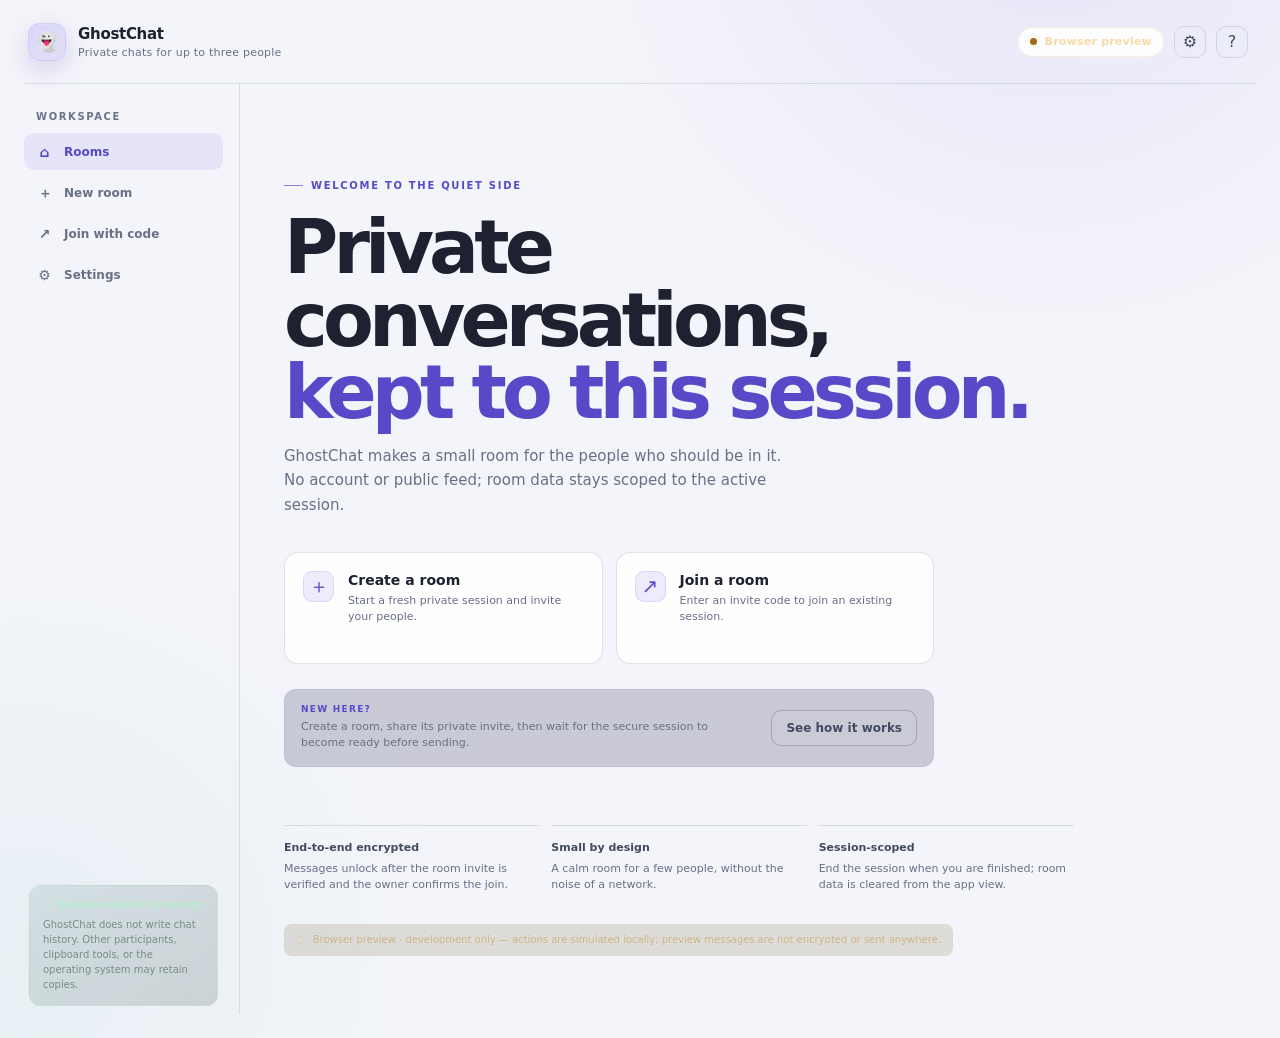
<file: app/src/index.html>
<!doctype html>
<html lang="en">
<head>
<meta charset="UTF-8">
<meta name="viewport" content="width=device-width, initial-scale=1">
<meta name="color-scheme" content="dark light">
<title>GhostChat</title>
<link rel="icon" href="data:,">
<link rel="stylesheet" href="styles.css">
</head>

<body>
<a class="skip-link" href="#main-content">Skip to content</a>
<div class="ambient ambient-left" aria-hidden="true"></div>
<div class="ambient ambient-right" aria-hidden="true"></div>

<div class="app-shell">
  <header class="topbar">
    <div class="brand-block">
      <div class="brand-mark" aria-hidden="true">👻</div>
      <div>
        <p class="brand-name">GhostChat</p>
        <p class="brand-tagline">Private chats for up to three people</p>
      </div>
    </div>
      <div class="topbar-actions">
        <div class="status-chip is-connecting" id="runtime-chip" role="status" aria-live="polite">
          <span class="status-dot is-connecting" id="runtime-dot" aria-hidden="true"></span>
          <span id="runtime-label">Checking connection</span>
          <progress class="runtime-progress" id="runtime-progress" max="100" value="0" aria-label="Private connection setup" hidden></progress>
        </div>
        <button class="icon-button" id="settings-button" type="button" aria-label="Open settings" title="Settings">⚙</button>
        <button class="icon-button" id="help-button" type="button" aria-label="About GhostChat" title="About GhostChat">?</button>
      </div>
    </header>

    <nav class="mobile-nav" aria-label="Quick navigation">
      <button class="mobile-nav-item is-active" type="button" data-go="home"><span aria-hidden="true">⌂</span><span>Rooms</span></button>
      <button class="mobile-nav-item" type="button" data-go="create"><span aria-hidden="true">＋</span><span>New</span></button>
      <button class="mobile-nav-item" type="button" data-go="join"><span aria-hidden="true">↗</span><span>Join</span></button>
      <button class="mobile-nav-item" type="button" data-go="settings"><span aria-hidden="true">⚙</span><span>Settings</span></button>
    </nav>

  <div class="app-layout">
    <aside class="sidebar" aria-label="GhostChat navigation">
      <p class="sidebar-label">WORKSPACE</p>
      <nav class="sidebar-nav">
        <button class="sidebar-nav-item is-active" type="button" data-go="home">
          <span class="nav-symbol" aria-hidden="true">⌂</span>
          <span>Rooms</span>
        </button>
        <button class="sidebar-nav-item" type="button" data-go="create">
          <span class="nav-symbol" aria-hidden="true">＋</span>
          <span>New room</span>
        </button>
        <button class="sidebar-nav-item" type="button" data-go="join">
          <span class="nav-symbol" aria-hidden="true">↗</span>
          <span>Join with code</span>
        </button>
        <button class="sidebar-nav-item" type="button" data-go="settings">
          <span class="nav-symbol" aria-hidden="true">⚙</span>
          <span>Settings</span>
        </button>
      </nav>

      <div class="sidebar-room-card" id="sidebar-room-card" hidden>
        <p class="sidebar-room-label">CURRENT ROOM</p>
        <p class="sidebar-room-name" id="sidebar-room-name">No active room</p>
        <p class="sidebar-room-state">
          <span class="presence-dot is-online" id="sidebar-room-dot" aria-hidden="true"></span>
          <span id="sidebar-room-state">Ready</span>
        </p>
      </div>

      <div class="sidebar-bottom">
        <div class="privacy-note">
          <p class="privacy-note-title"><span aria-hidden="true">✦</span> Session-scoped by design</p>
          <p class="privacy-note-copy">GhostChat does not write chat history. Other participants, clipboard tools, or the operating system may retain copies.</p>
        </div>
      </div>
    </aside>

    <main class="main-column" id="main-content">
      <div class="startup-loading" id="startup-loading" role="status" aria-live="polite">
        <span class="loading-spinner" aria-hidden="true"></span>
        <span id="startup-loading-text">Checking GhostChat connection…</span>
      </div>
      <div class="notice" id="notice" role="status" aria-live="polite" hidden>
        <span class="notice-mark" id="notice-mark" aria-hidden="true">i</span>
        <p class="notice-copy" id="notice-text"></p>
        <button class="notice-dismiss" id="notice-dismiss" type="button" aria-label="Dismiss notification">×</button>
      </div>

      <section class="state-screen home-screen" data-screen="home" id="screen-home" aria-labelledby="home-title">
        <span class="eyebrow">WELCOME TO THE QUIET SIDE</span>
        <h1 class="home-title" id="home-title">Private conversations,<br><span>kept to this session.</span></h1>
        <p class="home-copy">GhostChat makes a small room for the people who should be in it. No account or public feed; room data stays scoped to the active session.</p>

        <div class="home-actions">
          <button class="action-card" id="home-create" type="button">
            <span class="action-icon" aria-hidden="true">＋</span>
            <span>
              <span class="action-title">Create a room</span>
              <span class="action-copy">Start a fresh private session and invite your people.</span>
            </span>
          </button>
          <button class="action-card" id="home-join" type="button">
            <span class="action-icon" aria-hidden="true">↗</span>
            <span>
              <span class="action-title">Join a room</span>
              <span class="action-copy">Enter an invite code to join an existing session.</span>
            </span>
          </button>
        </div>

        <div class="onboarding-strip" aria-label="Getting started">
          <div>
            <p class="onboarding-kicker">NEW HERE?</p>
            <p class="onboarding-copy">Create a room, share its private invite, then wait for the secure session to become ready before sending.</p>
          </div>
          <button class="secondary-button" id="home-onboarding" type="button">See how it works</button>
        </div>

        <div class="feature-row" aria-label="GhostChat principles">
          <div class="feature-item">
            <p class="feature-kicker">End-to-end encrypted</p>
            <p class="feature-copy">Messages unlock after the room invite is verified and the owner confirms the join.</p>
          </div>
          <div class="feature-item">
            <p class="feature-kicker">Small by design</p>
            <p class="feature-copy">A calm room for a few people, without the noise of a network.</p>
          </div>
          <div class="feature-item">
            <p class="feature-kicker">Session-scoped</p>
            <p class="feature-copy">End the session when you are finished; room data is cleared from the app view.</p>
          </div>
        </div>

        <div class="preview-banner" id="preview-banner" hidden>
          <span aria-hidden="true">◌</span>
          <span>Browser preview · development only — actions are simulated locally; preview messages are not encrypted or sent anywhere.</span>
        </div>
      </section>

      <section class="state-screen info-screen onboarding-screen" data-screen="onboarding" id="screen-onboarding" aria-labelledby="onboarding-title" hidden>
        <div class="section-heading">
          <div class="section-heading-copy">
            <button class="back-button" data-history="replace" type="button" data-go="home">← Back to rooms</button>
            <span class="eyebrow">A QUIET START</span>
            <h2 class="section-title" id="onboarding-title" tabindex="-1">How a GhostChat room works</h2>
            <p class="section-copy">There is no account or directory. A room exists only while its session is active, and the invite is the way people find it.</p>
          </div>
        </div>
        <div class="onboarding-grid">
          <article class="panel onboarding-card"><span class="step-number">01</span><h3>Create</h3><p>Choose a display name and an optional room label. The GhostChat core creates a fresh session and returns a signed invite.</p></article>
          <article class="panel onboarding-card"><span class="step-number">02</span><h3>Invite privately</h3><p>Share the invite only through a channel you trust. Anyone holding it can ask to join while the room is alive.</p></article>
          <article class="panel onboarding-card"><span class="step-number">03</span><h3>Wait for ready</h3><p>Members appear as they connect. Chat unlocks after the invite is verified and the room owner confirms the join.</p></article>
        </div>
        <div class="screen-actions">
          <button class="primary-button" type="button" data-go="create">Create a room</button>
          <button class="secondary-button" type="button" data-go="join">Join with an invite</button>
          <button class="text-button" type="button" data-go="privacy">Read privacy notes</button>
        </div>
      </section>

      <section class="state-screen form-screen" data-screen="create" id="screen-create" aria-labelledby="create-title" hidden>
        <div class="section-heading">
          <div class="section-heading-copy">
            <button class="back-button" data-history="replace" type="button" data-go="home">← Back to rooms</button>
            <h2 class="section-title" id="create-title">Create a private room</h2>
            <p class="section-copy">Give the room a name and choose how you want to appear. GhostChat will create a private room and prepare an invite code.</p>
          </div>
        </div>

        <div class="form-layout">
          <form class="panel form-panel" id="create-form" novalidate>
            <div class="field">
              <div class="field-label-row">
                <label class="field-label" for="create-name">Your display name</label>
                <span class="field-optional">required</span>
              </div>
              <input class="text-input" id="create-name" name="display_name" type="text" maxlength="128" autocomplete="off" spellcheck="false" placeholder="e.g. Rowan" aria-describedby="create-name-hint create-name-error" required>
              <p class="field-hint" id="create-name-hint">This is the name other people in the room will see.</p>
              <p class="field-error" id="create-name-error" role="alert" hidden></p>
            </div>

            <div class="field">
              <div class="field-label-row">
                <label class="field-label" for="create-room-name">Room name</label>
                <span class="field-optional">optional</span>
              </div>
              <input class="text-input" id="create-room-name" name="room_name" type="text" maxlength="192" autocomplete="off" spellcheck="false" placeholder="e.g. Friday night plans" aria-describedby="create-room-name-hint create-room-name-error">
              <p class="field-hint" id="create-room-name-hint">A friendly label for the room. You can keep it simple.</p>
              <p class="field-error" id="create-room-name-error" role="alert" hidden></p>
            </div>

            <button class="primary-button form-submit" id="create-submit" type="submit">
              <span class="button-label">Create room</span>
              <span class="button-spinner" aria-hidden="true"></span>
            </button>
          </form>

          <aside class="panel form-aside">
            <div>
              <div class="aside-mark" aria-hidden="true">✦</div>
              <h3 class="aside-title">One room.<br>One invite.</h3>
              <p class="aside-copy">Share the code only with the people you want in the conversation. There are no public rooms to browse.</p>
              <ul class="aside-list">
                <li>The session starts fresh every time.</li>
                <li>Participant changes are visible in the room.</li>
                <li>End the session when you are finished.</li>
              </ul>
            </div>
            <p class="security-line"><span aria-hidden="true">⌁</span> Private invite</p>
          </aside>
        </div>
      </section>

      <section class="state-screen form-screen" data-screen="join" id="screen-join" aria-labelledby="join-title" hidden>
        <div class="section-heading">
          <div class="section-heading-copy">
            <button class="back-button" data-history="replace" type="button" data-go="home">← Back to rooms</button>
            <h2 class="section-title" id="join-title">Join a room</h2>
            <p class="section-copy">Enter the invite code you received. You will see the room and its current participants before opening the chat.</p>
          </div>
        </div>

        <div class="form-layout">
          <form class="panel form-panel" id="join-form" novalidate>
            <div class="field">
              <div class="field-label-row">
                <label class="field-label" for="join-name">Your display name</label>
                <span class="field-optional">required</span>
              </div>
                <input class="text-input" id="join-name" name="display_name" type="text" maxlength="128" autocomplete="off" spellcheck="false" placeholder="e.g. Mina" aria-describedby="join-name-hint join-name-error" required>
              <p class="field-hint" id="join-name-hint">Choose the name your room will recognize you by.</p>
              <p class="field-error" id="join-name-error" role="alert" hidden></p>
            </div>

            <div class="field">
              <div class="field-label-row">
                <label class="field-label" for="invite-code">Invite code</label>
                <span class="field-optional">required</span>
              </div>
                <textarea class="text-area invite-input" id="invite-code" name="invite_code" maxlength="16384" rows="3" autocomplete="off" autocapitalize="characters" spellcheck="false" placeholder="Paste your room code" aria-describedby="invite-code-hint invite-code-error" required></textarea>
              <p class="field-hint" id="invite-code-hint">Anyone with this code can ask to join while the room is open.</p>
              <p class="field-error" id="invite-code-error" role="alert" hidden></p>
            </div>

            <button class="primary-button form-submit" id="join-submit" type="submit">
              <span class="button-label">Join room</span>
              <span class="button-spinner" aria-hidden="true"></span>
            </button>
          </form>

          <aside class="panel form-aside">
            <div>
              <div class="aside-mark" aria-hidden="true">↗</div>
              <h3 class="aside-title">The code is the door.</h3>
              <p class="aside-copy">Anyone with an invite can ask to join. If a code looks wrong, ask the room owner for a fresh one.</p>
              <ul class="aside-list">
                <li>Your name can be changed per room.</li>
                <li>Only the current session is shown.</li>
                <li>This view does not persist invite or message history.</li>
              </ul>
            </div>
            <p class="security-line"><span aria-hidden="true">⌁</span> No account required</p>
          </aside>
        </div>
      </section>

      <section class="state-screen room-screen" data-screen="room" id="screen-room" aria-labelledby="room-title" hidden>
        <div class="room-hero">
          <div class="section-heading">
            <div class="section-heading-copy">
              <button class="back-button" id="room-back-action" type="button">← Back to rooms</button>
              <h2 class="section-title" id="room-title">Room ready</h2>
              <p class="section-copy">Check the invite and participants, then open the chat when everyone is ready.</p>
            </div>
          </div>
        </div>

        <div class="room-overview">
          <article class="panel room-welcome-card">
            <p class="room-welcome-kicker">PRIVATE SESSION</p>
            <h3 class="room-welcome-title" id="room-welcome-name">Your room is ready.</h3>
            <p class="room-welcome-copy" id="room-welcome-copy">Share the invite code with the people you want to bring in. Their presence will appear here as they join.</p>
          </article>
          <article class="panel room-code-card">
            <div class="room-code-header">
              <p class="room-code-label">INVITE CODE</p>
              <button class="text-button" id="copy-invite" type="button">Copy</button>
            </div>
            <code class="invite-code" id="room-code">Waiting for code</code>
            <p class="sr-only" id="room-code-status" role="status" aria-live="polite"></p>
            <div class="room-code-actions">
              <p class="room-code-help">Clipboard may retain this bearer invite. Clear it after sharing.</p>
              <span class="security-line security-line-inline"><span aria-hidden="true">⌁</span> session-scoped</span>
            </div>
          </article>
        </div>

        <div class="room-grid">
          <article class="panel info-panel">
            <div class="card-heading">
              <div>
                <h3 class="card-title">Participants</h3>
                <p class="card-subtitle">People currently in this session</p>
              </div>
              <span class="count-badge" id="room-participant-count">0</span>
            </div>
            <ul class="participant-list" id="room-participants-list"></ul>
            <p class="empty-participants" id="room-empty-participants" hidden>No one else has joined yet. Keep the room open while you share the code.</p>
          </article>

          <article class="panel info-panel">
            <div class="card-heading">
              <div>
                <h3 class="card-title">Session status</h3>
                <p class="card-subtitle">Live room state</p>
              </div>
            </div>
                <dl class="session-details">
                  <div class="session-detail"><dt>State</dt><dd class="is-good" id="room-session-state">Preparing</dd></div>
                  <div class="session-detail"><dt>Connection</dt><dd id="room-transport">Private connection</dd></div>
                  <div class="session-detail"><dt>Network</dt><dd id="room-connection-state">Waiting</dd></div>
                  <div class="session-detail"><dt>Private connection</dt><dd id="room-tor-state">Checking</dd></div>
                  <div class="session-detail"><dt>Encryption</dt><dd id="room-encryption-state">Waiting for invite verification</dd></div>
            </dl>
            <p class="room-loading-state" id="room-loading-copy" role="status" aria-live="polite" hidden></p>
            <div class="room-action-row">
              <button class="danger-button" id="room-shutdown" type="button">End session</button>
              <button class="primary-button" id="room-enter-chat" type="button"><span class="button-label">Open chat</span> <span aria-hidden="true">→</span></button>
            </div>
          </article>
        </div>
      </section>

      <section class="state-screen chat-screen" data-screen="chat" id="screen-chat" aria-labelledby="chat-title" hidden>
        <header class="chat-header">
          <div class="chat-heading">
            <button class="back-button chat-back-button" id="chat-back-room" type="button">← Room</button>
            <div class="chat-heading-copy">
              <p class="chat-room-kicker">LIVE ROOM</p>
              <h2 class="chat-room-title" id="chat-title">GhostChat room</h2>
              <div class="chat-heading-meta">
                <span class="status-dot is-ready" id="chat-state-dot" aria-hidden="true"></span>
                <span class="is-good" id="chat-state-label">Session active</span>
                <span class="meta-separator" aria-hidden="true">•</span>
                <span id="chat-session-label">Securing room…</span>
              </div>
            </div>
          </div>
          <div class="chat-header-actions">
            <button class="secondary-button" id="chat-room-details" type="button">Room details</button>
            <button class="danger-button" id="chat-shutdown" type="button">End session</button>
          </div>
        </header>

        <div class="chat-layout">
          <aside class="panel chat-sidebar" aria-label="Room participants">
            <div class="card-heading">
              <div>
                <h3 class="card-title">In this room</h3>
                <p class="card-subtitle">Presence updates live</p>
              </div>
              <span class="count-badge" id="chat-participant-count">0</span>
            </div>
            <ul class="participant-list" id="chat-participants-list"></ul>
            <p class="empty-participants" id="chat-empty-participants" hidden>Waiting for participants.</p>
            <hr class="chat-sidebar-divider">
            <p class="chat-room-info-label">INVITE CODE</p>
            <p class="chat-room-info-code" id="chat-invite-code">—</p>
          </aside>

          <section class="panel chat-main-panel" aria-label="Messages in this session">
            <div class="message-list-header">
              <p class="message-list-label">Session messages</p>
              <p class="message-list-hint" id="message-list-hint">Securing room…</p>
            </div>
            <ol class="message-list" id="message-list" role="log" aria-live="polite" aria-relevant="additions text"></ol>
            <div class="empty-messages" id="empty-messages">
              <div>
                <div class="empty-messages-mark" aria-hidden="true">✦</div>
                <p class="empty-messages-title">The room is quiet.</p>
                <p class="empty-messages-copy">Messages appear here after the secure session is ready.</p>
              </div>
            </div>
            <form class="composer" id="message-form" novalidate>
              <div class="composer-main">
                <label class="sr-only" for="message-input">Write a message</label>
                <textarea class="text-area" id="message-input" name="message" maxlength="16000" rows="1" autocomplete="off" placeholder="Write a message…" spellcheck="false"></textarea>
                <button class="primary-button send-button" id="send-submit" type="submit">
                  <span class="button-label">Send</span>
                  <span class="button-spinner" aria-hidden="true"></span>
                </button>
              </div>
              <div class="composer-footer">
                <span id="composer-state">Securing room…</span>
                <span><kbd>Enter</kbd> to send · single-line messages</span>
              </div>
            </form>
          </section>
        </div>
      </section>

      <section class="state-screen info-screen settings-screen" data-screen="settings" id="screen-settings" aria-labelledby="settings-title" hidden>
        <div class="section-heading">
          <div class="section-heading-copy">
            <button class="back-button" data-history="replace" type="button" data-go="home">← Back to rooms</button>
            <span class="eyebrow">YOUR WORKSPACE</span>
            <h2 class="section-title" id="settings-title" tabindex="-1">Settings</h2>
            <p class="section-copy">These controls apply to this window only. GhostChat does not persist preferences or room history to browser storage.</p>
          </div>
        </div>
        <div class="settings-grid">
          <section class="panel settings-card" aria-labelledby="appearance-title">
            <div class="card-heading"><div><h3 class="card-title" id="appearance-title">Appearance</h3><p class="card-subtitle">Choose a theme for this session</p></div></div>
            <div class="theme-options" role="group" aria-label="Theme">
              <button class="theme-option is-selected" id="theme-system" type="button" data-theme-choice="system" aria-pressed="true"><span class="theme-swatch theme-swatch-system" aria-hidden="true"></span><span>System</span></button>
              <button class="theme-option" id="theme-dark" type="button" data-theme-choice="dark" aria-pressed="false"><span class="theme-swatch theme-swatch-dark" aria-hidden="true"></span><span>Dark</span></button>
              <button class="theme-option" id="theme-light" type="button" data-theme-choice="light" aria-pressed="false"><span class="theme-swatch theme-swatch-light" aria-hidden="true"></span><span>Light</span></button>
            </div>
            <p class="settings-note" id="theme-status">System theme selected for this window.</p>
          </section>
          <section class="panel settings-card" aria-labelledby="motion-title">
            <div class="card-heading"><div><h3 class="card-title" id="motion-title">Motion</h3><p class="card-subtitle">Comfort settings for transitions</p></div></div>
            <p class="settings-value" id="motion-status">Following your device preference</p>
            <p class="settings-note">GhostChat respects <code>prefers-reduced-motion</code>; no room behavior depends on animation.</p>
          </section>
          <section class="panel settings-card settings-links" aria-labelledby="learn-title">
            <div class="card-heading"><div><h3 class="card-title" id="learn-title">Learn about GhostChat</h3><p class="card-subtitle">Understand the limits before sharing an invite</p></div></div>
            <button class="settings-link" type="button" data-go="privacy"><span><strong>Privacy notes</strong><small>What is kept in memory and what may remain elsewhere</small></span><span aria-hidden="true">→</span></button>
            <button class="settings-link" type="button" data-go="security"><span><strong>Security and connections</strong><small>Encryption, private connections, invites, and delivery status</small></span><span aria-hidden="true">→</span></button>
            <button class="settings-link" type="button" data-go="about"><span><strong>About GhostChat</strong><small>Product scope and capability boundaries</small></span><span aria-hidden="true">→</span></button>
          </section>
        </div>
      </section>

      <section class="state-screen info-screen" data-screen="privacy" id="screen-privacy" aria-labelledby="privacy-title" hidden>
        <div class="section-heading"><div class="section-heading-copy"><button class="back-button" data-history="replace" type="button" data-go="settings">← Back to settings</button><span class="eyebrow">SESSION BOUNDARIES</span><h2 class="section-title" id="privacy-title" tabindex="-1">Privacy notes</h2><p class="section-copy">GhostChat limits its own persistence, but a session is not a promise that no copy can exist elsewhere.</p></div></div>
        <div class="info-grid">
          <article class="panel info-card"><span class="info-icon" aria-hidden="true">⌁</span><h3>Session-scoped by design</h3><p>Room state, invitations, keys, and the visible message list live in memory while the room is active. GhostChat does not write them to files, localStorage, or sessionStorage.</p></article>
          <article class="panel info-card"><span class="info-icon" aria-hidden="true">▣</span><h3>Copies are still possible</h3><p>Other participants, clipboard managers, screenshots, the operating system, WebView caches, swap, and diagnostics may retain copies outside GhostChat’s control.</p></article>
          <article class="panel info-card"><span class="info-icon" aria-hidden="true">⌑</span><h3>Invite privacy</h3><p>Anyone who gets the invite code can request to join while the room is open. Share it through a channel you trust and clear copied values when finished.</p></article>
          <article class="panel info-card"><span class="info-icon" aria-hidden="true">×</span><h3>Ending clears this view</h3><p>Leaving or ending a session clears the room from this app view. That is best-effort cleanup, not forensic erasure or a guarantee of remote delivery.</p></article>
        </div>
        <div class="screen-actions"><button class="primary-button" type="button" data-go="security">Review security model</button><button class="text-button" data-history="replace" type="button" data-go="home">Back to rooms</button></div>
      </section>

      <section class="state-screen info-screen" data-screen="security" id="screen-security" aria-labelledby="security-title" hidden>
        <div class="section-heading"><div class="section-heading-copy"><button class="back-button" data-history="replace" type="button" data-go="settings">← Back to settings</button><span class="eyebrow">WHAT THE ROOM CAN PROVE</span><h2 class="section-title" id="security-title" tabindex="-1">Security model</h2><p class="section-copy">The interface only reports capabilities supplied by the GhostChat core. A successful button press is not a claim of remote receipt.</p></div></div>
        <div class="info-grid">
          <article class="panel info-card"><span class="info-icon" aria-hidden="true">◎</span><h3>End-to-end encryption</h3><p>Messages unlock after GhostChat verifies the room invite and the owner confirms the join. Each room uses fresh session keys.</p></article>
          <article class="panel info-card"><span class="info-icon" aria-hidden="true">◌</span><h3>Private connections</h3><p>Room traffic uses GhostChat’s built-in private network connection. It does not fall back to ordinary internet connections or a public room directory.</p></article>
          <article class="panel info-card"><span class="info-icon" aria-hidden="true">↗</span><h3>Membership is visible</h3><p>Participants and presence are shown to room members. The room owner is also a member and can read messages; display names are not verified identities.</p></article>
          <article class="panel info-card"><span class="info-icon" aria-hidden="true">✓</span><h3>Delivery is unconfirmed</h3><p>A queued message means the core accepted it for transport. It does not confirm that peers received it. Check the room before retrying an unknown send.</p></article>
        </div>
        <div class="screen-actions"><button class="primary-button" type="button" data-go="create">Create a room</button><button class="text-button" type="button" data-go="privacy">Read privacy notes</button></div>
      </section>

      <section class="state-screen info-screen about-screen" data-screen="about" id="screen-about" aria-labelledby="about-title" hidden>
        <div class="section-heading"><div class="section-heading-copy"><button class="back-button" data-history="replace" type="button" data-go="home">← Back to rooms</button><span class="eyebrow">ABOUT THE PRODUCT</span><h2 class="section-title" id="about-title" tabindex="-1">GhostChat</h2><p class="section-copy">Invitation-only, session-scoped chat for at most three participants. No account, public feed, or room directory.</p></div></div>
        <article class="panel about-card"><div class="about-mark" aria-hidden="true">👻</div><div><h3>A small room for the people who should be in it.</h3><p>GhostChat uses its application core for room lifecycle, private connections, encrypted membership, and bounded in-memory history. This interface reflects that live state and keeps unavailable actions visibly locked.</p><p class="about-version">Version 0.1.0 · Android ARM64</p><p class="about-disclaimer">GhostChat has not been independently audited or certified as an anonymity product. Read the privacy and security notes before relying on it.</p></div></article>
        <div class="screen-actions"><button class="primary-button" type="button" data-go="onboarding">View getting started</button><button class="text-button" type="button" data-go="security">Security and connections</button><a class="secondary-button" href="licenses/index.html">Open-source notices</a></div>
      </section>

    </main>
  </div>
</div>

<script src="main.js" defer></script>
</body>
</html>
</file>
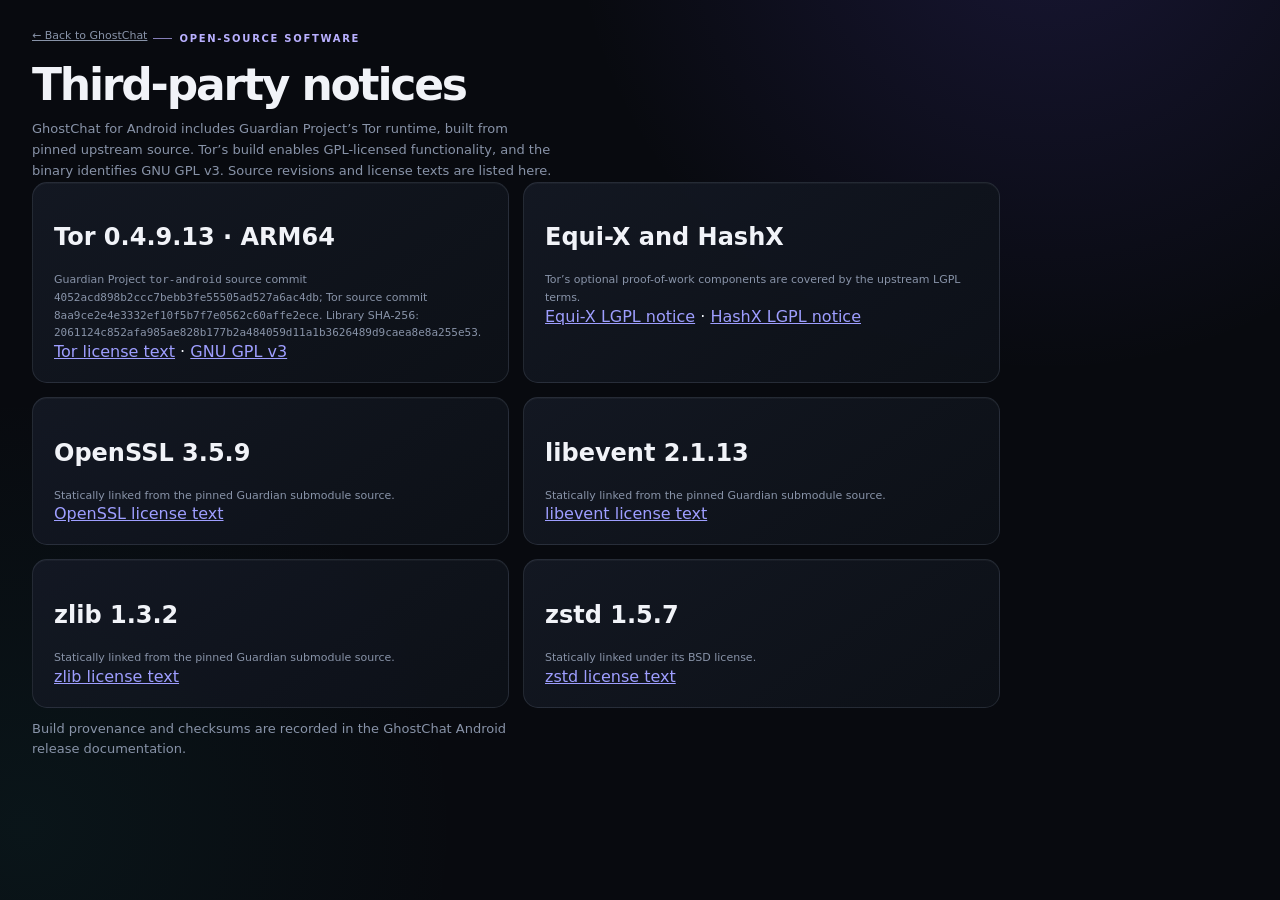
<file: app/src/licenses/index.html>
<!doctype html>
<html lang="en">
<head>
  <meta charset="UTF-8">
  <meta name="viewport" content="width=device-width, initial-scale=1">
  <meta name="color-scheme" content="dark light">
  <title>Open-source notices · GhostChat</title>
  <link rel="stylesheet" href="../styles.css">
</head>
<body>
  <main class="main-column info-screen">
    <a class="back-button" href="../index.html">← Back to GhostChat</a>
    <span class="eyebrow">OPEN-SOURCE SOFTWARE</span>
    <h1 class="section-title">Third-party notices</h1>
    <p class="section-copy">GhostChat for Android includes Guardian Project’s Tor runtime, built from pinned upstream source. Tor’s build enables GPL-licensed functionality, and the binary identifies GNU GPL v3. Source revisions and license texts are listed here.</p>

    <section class="info-grid" aria-label="Bundled native components">
      <article class="panel info-card"><h2>Tor 0.4.9.13 · ARM64</h2><p>Guardian Project <code>tor-android</code> source commit <code>4052acd898b2ccc7bebb3fe55505ad527a6ac4db</code>; Tor source commit <code>8aa9ce2e4e3332ef10f5b7f7e0562c60affe2ece</code>. Library SHA-256: <code>2061124c852afa985ae828b177b2a484059d11a1b3626489d9caea8e8a255e53</code>.</p><a href="tor/TOR-LICENSE.txt">Tor license text</a> · <a href="tor/GPL-3.0.txt">GNU GPL v3</a></article>
      <article class="panel info-card"><h2>Equi-X and HashX</h2><p>Tor’s optional proof-of-work components are covered by the upstream LGPL terms.</p><a href="tor/EQUIX-LGPL-3.0.txt">Equi-X LGPL notice</a> · <a href="tor/HASHX-LGPL-3.0.txt">HashX LGPL notice</a></article>
      <article class="panel info-card"><h2>OpenSSL 3.5.9</h2><p>Statically linked from the pinned Guardian submodule source.</p><a href="tor/OPENSSL-LICENSE.txt">OpenSSL license text</a></article>
      <article class="panel info-card"><h2>libevent 2.1.13</h2><p>Statically linked from the pinned Guardian submodule source.</p><a href="tor/LIBEVENT-LICENSE.txt">libevent license text</a></article>
      <article class="panel info-card"><h2>zlib 1.3.2</h2><p>Statically linked from the pinned Guardian submodule source.</p><a href="tor/ZLIB-LICENSE.txt">zlib license text</a></article>
      <article class="panel info-card"><h2>zstd 1.5.7</h2><p>Statically linked under its BSD license.</p><a href="tor/ZSTD-LICENSE.txt">zstd license text</a></article>
    </section>

    <p class="section-copy">Build provenance and checksums are recorded in the GhostChat Android release documentation.</p>
  </main>
</body>
</html>
</file>
<file: app/src/styles.css>
:root {
  color-scheme: dark;
  font-family: Inter, ui-sans-serif, system-ui, -apple-system, BlinkMacSystemFont, "Segoe UI", sans-serif;
  background: #080a0f;
  color: #f1f3f8;
  --bg: #080a0f;
  --surface: #11151e;
  --surface-raised: #171c27;
  --surface-soft: #0d1119;
  --line: rgba(184, 198, 224, 0.13);
  --line-strong: rgba(184, 198, 224, 0.23);
  --text: #f1f3f8;
  --muted: #8893a8;
  --muted-strong: #adb7c9;
  --violet: #9a8cff;
  --violet-bright: #b9b0ff;
  --violet-wash: rgba(131, 111, 255, 0.14);
  --mint: #79e1b0;
  --amber: #f3c878;
  --danger: #f18e9a;
  --shadow: 0 24px 80px rgba(0, 0, 0, 0.34);
  --ease-out: cubic-bezier(0.23, 1, 0.32, 1);
}

:root[data-theme="light"] {
  color-scheme: light;
  --bg: #f4f5fa;
  --surface: #ffffff;
  --surface-raised: #ffffff;
  --surface-soft: #eef0f7;
  --line: rgba(54, 61, 86, 0.14);
  --line-strong: rgba(54, 61, 86, 0.26);
  --text: #1e2230;
  --muted: #687086;
  --muted-strong: #424a61;
  --violet: #6e5cdf;
  --violet-bright: #5949c8;
  --violet-wash: rgba(110, 92, 223, 0.11);
  --mint: #2c9b6d;
  --amber: #a26c16;
  --danger: #bb4d5c;
  --shadow: 0 24px 80px rgba(47, 52, 76, 0.14);
}

:root[data-theme="light"] body {
  background:
    radial-gradient(circle at 82% -12%, rgba(104, 82, 235, 0.1), transparent 30rem),
    radial-gradient(circle at 2% 92%, rgba(30, 151, 145, 0.06), transparent 27rem),
    var(--bg);
}

:root[data-theme="light"] .panel,
:root[data-theme="light"] .action-card,
:root[data-theme="light"] .status-chip {
  background: rgba(255, 255, 255, 0.88);
}

:root[data-theme="light"] .text-input,
:root[data-theme="light"] .text-area {
  background: rgba(255, 255, 255, 0.8);
}

@media (prefers-color-scheme: light) {
  :root[data-theme="system"] {
    color-scheme: light;
    --bg: #f4f5fa;
    --surface: #ffffff;
    --surface-raised: #ffffff;
    --surface-soft: #eef0f7;
    --line: rgba(54, 61, 86, 0.14);
    --line-strong: rgba(54, 61, 86, 0.26);
    --text: #1e2230;
    --muted: #687086;
    --muted-strong: #424a61;
    --violet: #6e5cdf;
    --violet-bright: #5949c8;
    --violet-wash: rgba(110, 92, 223, 0.11);
    --mint: #2c9b6d;
    --amber: #a26c16;
    --danger: #bb4d5c;
  }

  :root[data-theme="system"] body {
    background:
      radial-gradient(circle at 82% -12%, rgba(104, 82, 235, 0.1), transparent 30rem),
      radial-gradient(circle at 2% 92%, rgba(30, 151, 145, 0.06), transparent 27rem),
      var(--bg);
  }

  :root[data-theme="system"] .panel,
  :root[data-theme="system"] .action-card,
  :root[data-theme="system"] .status-chip {
    background: rgba(255, 255, 255, 0.88);
  }

  :root[data-theme="system"] .text-input,
  :root[data-theme="system"] .text-area {
    background: rgba(255, 255, 255, 0.8);
  }
}

* {
  box-sizing: border-box;
}

html {
  min-width: 320px;
  min-height: 100%;
  background: var(--bg);
}

body {
  min-width: 320px;
  min-height: 100vh;
  margin: 0;
  overflow-x: hidden;
  background:
    radial-gradient(circle at 82% -12%, rgba(104, 82, 235, 0.17), transparent 30rem),
    radial-gradient(circle at 2% 92%, rgba(30, 151, 145, 0.08), transparent 27rem),
    var(--bg);
}

button,
input,
textarea {
  font: inherit;
}

button {
  border: 0;
}

button:focus-visible,
input:focus-visible,
textarea:focus-visible {
  outline: 2px solid var(--violet-bright);
  outline-offset: 3px;
}

[hidden] {
  display: none !important;
}

.skip-link {
  position: fixed;
  z-index: 20;
  top: 10px;
  left: 10px;
  padding: 9px 12px;
  border: 1px solid var(--line-strong);
  border-radius: 8px;
  background: var(--surface-raised);
  color: var(--text);
  font-size: 12px;
  transform: translateY(-150%);
  transition: transform 160ms var(--ease-out);
}

.skip-link:focus {
  transform: translateY(0);
}

.startup-loading {
  display: flex;
  align-items: center;
  gap: 9px;
  min-height: 32px;
  margin: -9px auto 8px;
  color: var(--muted);
  font-size: 11px;
}

.loading-spinner {
  display: inline-block;
  width: 13px;
  height: 13px;
  border: 2px solid rgba(154, 140, 255, 0.34);
  border-right-color: var(--violet-bright);
  border-radius: 50%;
  animation: spin 680ms linear infinite;
}

.mobile-nav {
  display: none;
}

.ambient {
  position: fixed;
  z-index: -1;
  width: 28rem;
  height: 28rem;
  border-radius: 999px;
  pointer-events: none;
  filter: blur(70px);
  opacity: 0.14;
}

.ambient-left {
  top: 42%;
  left: -22rem;
  background: #5a4cde;
}

.ambient-right {
  right: -23rem;
  bottom: 4%;
  background: #287c8a;
}

.app-shell {
  width: min(1440px, 100%);
  min-height: 100vh;
  margin: 0 auto;
  padding: 0 24px 24px;
}

.topbar {
  display: flex;
  align-items: center;
  justify-content: space-between;
  min-height: 84px;
  padding: 12px 8px 12px 4px;
  border-bottom: 1px solid var(--line);
}

.brand-block,
.topbar-actions,
.brand-lockup,
.status-chip,
.sidebar-nav-item,
.section-heading,
.section-heading-actions,
.chat-header,
.chat-heading,
.chat-heading-meta,
.chat-header-actions,
.message-list-header,
.composer-footer,
.participant-row,
.participant-identity,
.participant-meta,
.room-code-header,
.room-code-actions,
.room-action-row,
.field-label-row,
.notice,
.button-content,
.button-with-icon,
.runtime-status,
.security-line {
  display: flex;
  align-items: center;
}

.brand-block {
  gap: 12px;
}

.brand-mark {
  display: grid;
  width: 38px;
  height: 38px;
  place-items: center;
  border: 1px solid rgba(188, 177, 255, 0.34);
  border-radius: 12px;
  background: linear-gradient(145deg, rgba(151, 136, 255, 0.28), rgba(82, 70, 190, 0.12));
  box-shadow: inset 0 1px rgba(255, 255, 255, 0.13), 0 8px 24px rgba(67, 52, 176, 0.18);
  font-size: 19px;
  line-height: 1;
}

.brand-name {
  margin: 0;
  color: var(--text);
  font-size: 15px;
  font-weight: 730;
  letter-spacing: -0.02em;
}

.brand-tagline {
  margin: 3px 0 0;
  color: var(--muted);
  font-size: 11px;
  letter-spacing: 0.02em;
}

.topbar-actions {
  gap: 10px;
}

.status-chip {
  gap: 8px;
  min-height: 30px;
  padding: 0 11px;
  border: 1px solid var(--line);
  border-radius: 999px;
  background: rgba(16, 21, 30, 0.75);
  color: var(--muted-strong);
  font-size: 11px;
  font-weight: 650;
  letter-spacing: 0.02em;
}

.runtime-progress {
  flex: 0 0 38px;
  width: 38px;
  height: 4px;
  overflow: hidden;
  border: 0;
  border-radius: 999px;
  appearance: none;
  background: rgba(243, 200, 120, 0.2);
}

.runtime-progress::-webkit-progress-bar {
  border-radius: 999px;
  background: rgba(243, 200, 120, 0.2);
}

.runtime-progress::-webkit-progress-value {
  border-radius: 999px;
  background: currentColor;
  transition: width 220ms ease-out;
}

.runtime-progress::-moz-progress-bar {
  border-radius: 999px;
  background: currentColor;
}

#runtime-label {
  min-width: 0;
  overflow: hidden;
  text-overflow: ellipsis;
  white-space: nowrap;
}

.status-chip.is-ready {
  border-color: rgba(121, 225, 176, 0.24);
  color: #c8f8df;
}

.status-chip.is-browser {
  border-color: rgba(243, 200, 120, 0.23);
  color: #f5dba4;
}

.status-chip.is-connecting {
  border-color: rgba(243, 200, 120, 0.23);
  color: #f5dba4;
}

.status-chip.is-idle {
  color: var(--muted-strong);
}

.status-chip.is-error {
  border-color: rgba(241, 142, 154, 0.28);
  color: #ffc4ca;
}

.status-dot,
.presence-dot {
  display: inline-block;
  flex: 0 0 auto;
  width: 7px;
  height: 7px;
  border-radius: 50%;
  background: var(--muted);
  box-shadow: 0 0 0 3px rgba(136, 147, 168, 0.09);
}

.status-dot.is-ready,
.presence-dot.is-online {
  background: var(--mint);
  box-shadow: 0 0 0 3px rgba(121, 225, 176, 0.1);
}

.status-dot.is-browser {
  background: var(--amber);
  box-shadow: 0 0 0 3px rgba(243, 200, 120, 0.1);
}

.status-dot.is-connecting {
  background: var(--amber);
  box-shadow: 0 0 0 3px rgba(243, 200, 120, 0.1);
  animation: status-pulse 1.8s ease-in-out infinite;
}

.status-dot.is-idle {
  background: var(--muted);
  box-shadow: 0 0 0 3px rgba(136, 147, 168, 0.09);
}

.status-dot.is-error,
.presence-dot.is-away {
  background: var(--danger);
  box-shadow: 0 0 0 3px rgba(241, 142, 154, 0.1);
}

@keyframes status-pulse {
  50% { opacity: 0.45; }
}

.icon-button,
.round-icon-button {
  display: inline-grid;
  place-items: center;
  width: 32px;
  height: 32px;
  padding: 0;
  border: 1px solid var(--line);
  border-radius: 10px;
  background: transparent;
  color: var(--muted-strong);
  cursor: pointer;
  transition: background 160ms var(--ease-out), color 160ms var(--ease-out), transform 160ms var(--ease-out), border-color 160ms var(--ease-out);
}

.icon-button:hover,
.round-icon-button:hover {
  border-color: var(--line-strong);
  background: var(--surface-raised);
  color: var(--text);
}

.icon-button:active,
.round-icon-button:active,
button:active {
  transform: scale(0.97);
}

.app-layout {
  display: grid;
  grid-template-columns: 216px minmax(0, 1fr);
  min-height: calc(100vh - 108px);
}

.sidebar {
  display: flex;
  flex-direction: column;
  padding: 27px 16px 8px 0;
  border-right: 1px solid var(--line);
}

.sidebar-label {
  margin: 0 12px 11px;
  color: #68748a;
  font-size: 10px;
  font-weight: 750;
  letter-spacing: 0.16em;
}

.sidebar-nav {
  display: grid;
  gap: 4px;
}

.sidebar-nav-item {
  width: 100%;
  gap: 11px;
  padding: 10px 12px;
  border-radius: 10px;
  background: transparent;
  color: var(--muted);
  font-size: 12px;
  font-weight: 650;
  text-align: left;
  cursor: pointer;
  transition: background 160ms var(--ease-out), color 160ms var(--ease-out), transform 160ms var(--ease-out);
}

.sidebar-nav-item:hover {
  background: rgba(255, 255, 255, 0.04);
  color: var(--muted-strong);
}

.sidebar-nav-item.is-active {
  background: var(--violet-wash);
  color: var(--violet-bright);
}

.nav-symbol {
  display: inline-grid;
  width: 17px;
  height: 17px;
  place-items: center;
  color: currentColor;
  font-size: 14px;
  line-height: 1;
}

.sidebar-room-card {
  margin: 30px 4px 0;
  padding: 14px;
  border: 1px solid var(--line);
  border-radius: 12px;
  background: rgba(17, 21, 30, 0.66);
}

.sidebar-room-label {
  margin: 0 0 8px;
  color: #667188;
  font-size: 9px;
  font-weight: 750;
  letter-spacing: 0.14em;
}

.sidebar-room-name {
  overflow: hidden;
  margin: 0;
  color: var(--muted-strong);
  font-size: 12px;
  font-weight: 650;
  text-overflow: ellipsis;
  white-space: nowrap;
}

.sidebar-room-state {
  display: flex;
  align-items: center;
  gap: 7px;
  margin: 9px 0 0;
  color: var(--muted);
  font-size: 10px;
}

.sidebar-bottom {
  margin-top: auto;
  padding: 16px 5px 0;
}

.privacy-note {
  padding: 13px;
  border: 1px solid rgba(121, 225, 176, 0.11);
  border-radius: 12px;
  background: linear-gradient(145deg, rgba(42, 103, 89, 0.11), rgba(20, 28, 32, 0.15));
}

.privacy-note-title {
  display: flex;
  align-items: center;
  gap: 7px;
  margin: 0;
  color: #b9ebd2;
  font-size: 10px;
  font-weight: 720;
}

.privacy-note-copy {
  margin: 7px 0 0;
  color: #758e87;
  font-size: 10px;
  line-height: 1.5;
}

.main-column {
  min-width: 0;
  padding: 24px 0 0 32px;
}

.notice {
  gap: 10px;
  min-height: 42px;
  margin: 0 auto 18px;
  padding: 9px 12px;
  border: 1px solid var(--line);
  border-radius: 10px;
  background: rgba(19, 24, 34, 0.88);
  box-shadow: 0 12px 40px rgba(0, 0, 0, 0.16);
  color: var(--muted-strong);
  font-size: 12px;
}

.notice[data-tone="success"] {
  border-color: rgba(121, 225, 176, 0.25);
  background: rgba(24, 66, 54, 0.38);
  color: #c8f8df;
}

.notice[data-tone="error"] {
  border-color: rgba(241, 142, 154, 0.28);
  background: rgba(73, 30, 42, 0.42);
  color: #ffc4ca;
}

.notice[data-tone="info"] {
  border-color: rgba(154, 140, 255, 0.25);
  background: rgba(51, 44, 110, 0.35);
  color: #d5d0ff;
}

.notice-mark {
  display: inline-grid;
  flex: 0 0 auto;
  width: 20px;
  height: 20px;
  place-items: center;
  border-radius: 50%;
  background: rgba(255, 255, 255, 0.08);
  font-size: 11px;
  font-weight: 800;
}

.notice-copy {
  min-width: 0;
  flex: 1;
  margin: 0;
  line-height: 1.45;
}

.notice-dismiss {
  padding: 3px 4px;
  background: transparent;
  color: currentColor;
  cursor: pointer;
  opacity: 0.72;
}

.state-screen {
  width: min(1080px, 100%);
  min-height: calc(100vh - 156px);
  margin: 0 auto;
  padding: 20px 12px 58px;
  animation: screen-in 240ms var(--ease-out) both;
}

@keyframes screen-in {
  from { opacity: 0; transform: translateY(5px); }
  to { opacity: 1; transform: translateY(0); }
}

.home-screen {
  display: flex;
  flex-direction: column;
  justify-content: center;
  max-width: 1020px;
  padding-top: 8vh;
}

.eyebrow {
  display: inline-flex;
  align-items: center;
  gap: 8px;
  color: var(--violet-bright);
  font-size: 10px;
  font-weight: 780;
  letter-spacing: 0.17em;
}

.eyebrow::before {
  display: inline-block;
  width: 19px;
  height: 1px;
  background: currentColor;
  content: "";
  opacity: 0.7;
}

.home-title {
  max-width: 780px;
  margin: 20px 0 15px;
  color: var(--text);
  font-size: clamp(42px, 6vw, 74px);
  font-weight: 640;
  letter-spacing: -0.065em;
  line-height: 0.98;
}

.home-title span {
  color: var(--violet-bright);
}

.home-copy {
  max-width: 510px;
  margin: 0;
  color: var(--muted);
  font-size: 15px;
  line-height: 1.65;
}

.home-actions {
  display: grid;
  grid-template-columns: repeat(2, minmax(0, 1fr));
  gap: 13px;
  max-width: 650px;
  margin-top: 34px;
}

.action-card {
  display: flex;
  align-items: flex-start;
  gap: 14px;
  min-height: 112px;
  padding: 18px;
  border: 1px solid var(--line);
  border-radius: 14px;
  background: linear-gradient(145deg, rgba(25, 31, 44, 0.9), rgba(15, 19, 27, 0.9));
  color: var(--text);
  text-align: left;
  cursor: pointer;
  box-shadow: inset 0 1px rgba(255, 255, 255, 0.035);
  transition: border-color 180ms var(--ease-out), background 180ms var(--ease-out), transform 180ms var(--ease-out), box-shadow 180ms var(--ease-out);
}

.action-card:hover {
  border-color: rgba(154, 140, 255, 0.43);
  background: linear-gradient(145deg, rgba(37, 42, 64, 0.95), rgba(16, 20, 29, 0.96));
  box-shadow: 0 14px 32px rgba(0, 0, 0, 0.2), inset 0 1px rgba(255, 255, 255, 0.05);
  transform: translateY(-2px);
}

.action-icon {
  display: grid;
  flex: 0 0 auto;
  width: 31px;
  height: 31px;
  place-items: center;
  border: 1px solid rgba(154, 140, 255, 0.25);
  border-radius: 9px;
  background: var(--violet-wash);
  color: var(--violet-bright);
  font-size: 20px;
  font-weight: 350;
}

.action-title {
  display: block;
  margin: 1px 0 5px;
  font-size: 14px;
  font-weight: 720;
}

.action-copy {
  display: block;
  color: var(--muted);
  font-size: 11px;
  line-height: 1.45;
}

.feature-row {
  display: grid;
  grid-template-columns: repeat(3, minmax(0, 1fr));
  gap: 12px;
  max-width: 790px;
  margin-top: 58px;
}

.feature-item {
  padding-top: 15px;
  border-top: 1px solid var(--line);
}

.feature-kicker {
  margin: 0 0 7px;
  color: var(--muted-strong);
  font-size: 11px;
  font-weight: 720;
}

.feature-copy {
  margin: 0;
  color: var(--muted);
  font-size: 11px;
  line-height: 1.5;
}

.preview-banner {
  display: inline-flex;
  align-items: center;
  gap: 8px;
  width: fit-content;
  margin-top: 30px;
  padding: 8px 11px;
  border: 1px solid rgba(243, 200, 120, 0.17);
  border-radius: 8px;
  background: rgba(95, 70, 24, 0.14);
  color: #cdb583;
  font-size: 10px;
  line-height: 1.4;
}

.onboarding-strip {
  display: flex;
  align-items: center;
  justify-content: space-between;
  gap: 18px;
  max-width: 650px;
  margin-top: 25px;
  padding: 14px 16px;
  border: 1px solid rgba(154, 140, 255, 0.18);
  border-radius: 12px;
  background: rgba(37, 32, 75, 0.2);
}

.onboarding-kicker {
  margin: 0 0 5px;
  color: var(--violet-bright);
  font-size: 9px;
  font-weight: 780;
  letter-spacing: 0.14em;
}

.onboarding-copy {
  max-width: 450px;
  margin: 0;
  color: var(--muted);
  font-size: 11px;
  line-height: 1.5;
}

.info-screen {
  max-width: 1000px;
}

.onboarding-grid,
.info-grid,
.settings-grid {
  display: grid;
  grid-template-columns: repeat(2, minmax(0, 1fr));
  gap: 14px;
}

.onboarding-card,
.info-card,
.settings-card {
  padding: 21px;
}

.onboarding-card {
  position: relative;
  min-height: 170px;
}

.onboarding-card h3,
.info-card h3,
.about-card h3 {
  margin: 20px 0 8px;
  color: var(--text);
  font-size: 15px;
  font-weight: 720;
  letter-spacing: -0.025em;
}

.onboarding-card p,
.info-card p,
.about-card p {
  margin: 0;
  color: var(--muted);
  font-size: 11px;
  line-height: 1.6;
}

.step-number {
  color: var(--violet-bright);
  font-family: "SFMono-Regular", Consolas, monospace;
  font-size: 11px;
  font-weight: 700;
  letter-spacing: 0.1em;
}

.screen-actions {
  display: flex;
  align-items: center;
  flex-wrap: wrap;
  gap: 9px;
  margin-top: 20px;
}

.info-icon {
  display: grid;
  width: 33px;
  height: 33px;
  place-items: center;
  border: 1px solid rgba(154, 140, 255, 0.25);
  border-radius: 10px;
  background: var(--violet-wash);
  color: var(--violet-bright);
  font-size: 14px;
}

.info-card h3 {
  margin-top: 16px;
}

.settings-grid {
  grid-template-columns: repeat(2, minmax(0, 1fr));
}

.settings-links {
  grid-column: 1 / -1;
}

.theme-options {
  display: grid;
  grid-template-columns: repeat(3, minmax(0, 1fr));
  gap: 7px;
}

.theme-option {
  display: grid;
  justify-items: center;
  gap: 7px;
  min-height: 74px;
  padding: 9px 6px;
  border: 1px solid var(--line);
  border-radius: 10px;
  background: rgba(6, 9, 14, 0.28);
  color: var(--muted);
  font-size: 10px;
  cursor: pointer;
  transition: border-color 160ms var(--ease-out), background 160ms var(--ease-out), color 160ms var(--ease-out);
}

.theme-option:hover,
.theme-option.is-selected {
  border-color: rgba(154, 140, 255, 0.5);
  background: var(--violet-wash);
  color: var(--text);
}

.theme-swatch {
  display: block;
  width: 42px;
  height: 27px;
  border: 1px solid var(--line-strong);
  border-radius: 6px;
}

.theme-swatch-system {
  background: linear-gradient(90deg, #11151e 50%, #f5f6fa 50%);
}

.theme-swatch-dark {
  background: #11151e;
}

.theme-swatch-light {
  background: #f5f6fa;
}

.settings-value {
  margin: 4px 0 8px;
  color: var(--muted-strong);
  font-size: 13px;
  font-weight: 680;
}

.settings-note {
  margin: 12px 0 0;
  color: var(--muted);
  font-size: 10px;
  line-height: 1.5;
}

.settings-note code {
  color: var(--violet-bright);
  font-family: "SFMono-Regular", Consolas, monospace;
}

.settings-link {
  display: flex;
  align-items: center;
  justify-content: space-between;
  width: 100%;
  gap: 14px;
  padding: 12px 0;
  border-top: 1px solid var(--line);
  background: transparent;
  color: var(--muted-strong);
  text-align: left;
  cursor: pointer;
}

.settings-link:hover {
  color: var(--text);
}

.settings-link strong,
.settings-link small {
  display: block;
}

.settings-link strong {
  font-size: 11px;
}

.settings-link small {
  margin-top: 4px;
  color: var(--muted);
  font-size: 10px;
  line-height: 1.4;
}

.about-card {
  display: grid;
  grid-template-columns: auto minmax(0, 1fr);
  gap: 18px;
  padding: 25px;
}

.about-mark {
  display: grid;
  width: 55px;
  height: 55px;
  place-items: center;
  border: 1px solid rgba(188, 177, 255, 0.34);
  border-radius: 15px;
  background: var(--violet-wash);
  font-size: 24px;
}

.about-card h3 {
  margin: 2px 0 9px;
  font-size: 20px;
}

.about-card p + p {
  margin-top: 12px;
}

.about-disclaimer {
  color: var(--amber) !important;
}

.form-screen {
  max-width: 920px;
}

.section-heading {
  justify-content: space-between;
  gap: 18px;
  margin-bottom: 30px;
}

.section-heading-copy {
  min-width: 0;
}

.back-button {
  display: inline-flex;
  align-items: center;
  gap: 7px;
  margin-bottom: 15px;
  padding: 5px 0;
  background: transparent;
  color: var(--muted);
  font-size: 11px;
  cursor: pointer;
  transition: color 150ms var(--ease-out), transform 150ms var(--ease-out);
}

.back-button:hover {
  color: var(--text);
}

.section-title {
  margin: 0;
  color: var(--text);
  font-size: clamp(29px, 4vw, 44px);
  font-weight: 650;
  letter-spacing: -0.05em;
  line-height: 1.05;
}

.section-copy {
  max-width: 520px;
  margin: 11px 0 0;
  color: var(--muted);
  font-size: 13px;
  line-height: 1.6;
}

.form-layout {
  display: grid;
  grid-template-columns: minmax(0, 1.04fr) minmax(250px, 0.76fr);
  gap: 17px;
  align-items: stretch;
}

.panel {
  border: 1px solid var(--line);
  border-radius: 15px;
  background: linear-gradient(145deg, rgba(20, 25, 36, 0.94), rgba(13, 17, 24, 0.94));
  box-shadow: inset 0 1px rgba(255, 255, 255, 0.035);
}

.form-panel {
  padding: 25px;
}

.field {
  margin-top: 20px;
}

.field:first-child {
  margin-top: 0;
}

.field-label-row {
  justify-content: space-between;
  gap: 8px;
  margin-bottom: 8px;
}

.field-label {
  color: var(--muted-strong);
  font-size: 11px;
  font-weight: 720;
}

.field-optional {
  color: #667188;
  font-size: 10px;
}

.input-wrap {
  position: relative;
}

.text-input,
.text-area {
  width: 100%;
  border: 1px solid var(--line);
  border-radius: 10px;
  outline: 0;
  background: rgba(6, 9, 14, 0.56);
  color: var(--text);
  transition: border-color 160ms var(--ease-out), background 160ms var(--ease-out), box-shadow 160ms var(--ease-out);
}

.text-input {
  height: 46px;
  padding: 0 13px;
  font-size: 13px;
}

.invite-input {
  min-height: 92px;
  max-height: 220px;
  font-family: "SFMono-Regular", Consolas, "Liberation Mono", monospace;
  font-size: 11px;
  letter-spacing: 0.02em;
  overflow-wrap: anywhere;
}

.text-area {
  min-height: 46px;
  max-height: 150px;
  padding: 13px 14px;
  resize: vertical;
  font-size: 13px;
  line-height: 1.45;
}

.text-input::placeholder,
.text-area::placeholder {
  color: #59657a;
}

.text-input:hover,
.text-area:hover {
  border-color: var(--line-strong);
}

.text-input:focus,
.text-area:focus {
  border-color: rgba(154, 140, 255, 0.7);
  background: rgba(10, 13, 21, 0.75);
  box-shadow: 0 0 0 3px rgba(154, 140, 255, 0.1);
}

.field-hint {
  margin: 7px 1px 0;
  color: #68748a;
  font-size: 10px;
  line-height: 1.45;
}

.field-error {
  margin: 7px 1px 0;
  color: var(--danger);
  font-size: 10px;
  line-height: 1.45;
}

.text-input.has-error,
.text-area.has-error {
  border-color: rgba(241, 142, 154, 0.7);
  box-shadow: 0 0 0 3px rgba(241, 142, 154, 0.1);
}

.form-submit {
  width: 100%;
  min-height: 45px;
  margin-top: 26px;
}

.primary-button,
.secondary-button,
.danger-button,
.text-button {
  display: inline-flex;
  align-items: center;
  justify-content: center;
  gap: 8px;
  border-radius: 10px;
  font-size: 12px;
  font-weight: 720;
  cursor: pointer;
  transition: background 160ms var(--ease-out), border-color 160ms var(--ease-out), color 160ms var(--ease-out), transform 160ms var(--ease-out), opacity 160ms var(--ease-out);
}

.primary-button {
  padding: 11px 16px;
  background: var(--violet);
  color: #141126;
  box-shadow: 0 8px 24px rgba(100, 82, 237, 0.2);
}

.primary-button:hover {
  background: var(--violet-bright);
  box-shadow: 0 10px 30px rgba(100, 82, 237, 0.3);
}

.secondary-button {
  padding: 10px 14px;
  border: 1px solid var(--line-strong);
  background: rgba(255, 255, 255, 0.035);
  color: var(--muted-strong);
}

.secondary-button:hover {
  border-color: rgba(154, 140, 255, 0.43);
  background: var(--violet-wash);
  color: var(--text);
}

a.secondary-button {
  text-decoration: none;
}

.danger-button {
  padding: 10px 14px;
  border: 1px solid rgba(241, 142, 154, 0.2);
  background: rgba(111, 40, 57, 0.13);
  color: #f3a6ae;
}

.danger-button:hover {
  border-color: rgba(241, 142, 154, 0.42);
  background: rgba(111, 40, 57, 0.28);
  color: #ffc4ca;
}

.text-button {
  padding: 5px 7px;
  background: transparent;
  color: var(--violet-bright);
}

.text-button:hover {
  background: var(--violet-wash);
}

button:disabled {
  cursor: wait;
  opacity: 0.58;
  transform: none !important;
}

.button-spinner {
  display: none;
  width: 13px;
  height: 13px;
  border: 2px solid currentColor;
  border-right-color: transparent;
  border-radius: 50%;
  animation: spin 680ms linear infinite;
}

button.is-busy .button-label {
  opacity: 0.75;
}

button.is-busy .button-spinner {
  display: inline-block;
}

@keyframes spin {
  to { transform: rotate(360deg); }
}

.form-aside {
  display: flex;
  flex-direction: column;
  justify-content: space-between;
  min-height: 100%;
  padding: 25px;
  background:
    radial-gradient(circle at 80% 12%, rgba(154, 140, 255, 0.16), transparent 14rem),
    linear-gradient(145deg, rgba(22, 26, 42, 0.95), rgba(13, 17, 24, 0.94));
}

.aside-mark {
  display: grid;
  width: 44px;
  height: 44px;
  place-items: center;
  margin-bottom: 28px;
  border: 1px solid rgba(154, 140, 255, 0.28);
  border-radius: 13px;
  background: var(--violet-wash);
  color: var(--violet-bright);
  font-size: 19px;
}

.aside-title {
  max-width: 250px;
  margin: 0;
  color: var(--text);
  font-size: 25px;
  font-weight: 620;
  letter-spacing: -0.045em;
  line-height: 1.08;
}

.aside-copy {
  max-width: 260px;
  margin: 12px 0 0;
  color: var(--muted);
  font-size: 11px;
  line-height: 1.55;
}

.aside-list {
  display: grid;
  gap: 14px;
  margin: 28px 0 0;
  padding: 0;
  list-style: none;
}

.aside-list li {
  display: flex;
  gap: 10px;
  color: var(--muted-strong);
  font-size: 11px;
  line-height: 1.45;
}

.aside-list li::before {
  flex: 0 0 auto;
  width: 6px;
  height: 6px;
  margin-top: 4px;
  border-radius: 50%;
  background: var(--violet);
  box-shadow: 0 0 0 4px var(--violet-wash);
  content: "";
}

.security-line {
  gap: 7px;
  margin-top: 30px;
  padding-top: 15px;
  border-top: 1px solid var(--line);
  color: #8a9f98;
  font-size: 10px;
}

.room-screen {
  max-width: 1000px;
}

.room-hero {
  margin-bottom: 24px;
}

.room-hero .section-heading {
  margin-bottom: 0;
}

.room-overview {
  display: grid;
  grid-template-columns: minmax(0, 1fr) minmax(250px, 0.72fr);
  gap: 14px;
  margin-bottom: 15px;
}

.room-welcome-card,
.room-code-card,
.info-panel {
  padding: 22px;
}

.room-welcome-card {
  background:
    radial-gradient(circle at 85% 16%, rgba(154, 140, 255, 0.13), transparent 14rem),
    linear-gradient(145deg, rgba(22, 27, 41, 0.94), rgba(14, 18, 25, 0.94));
}

.room-welcome-kicker,
.card-kicker {
  margin: 0 0 10px;
  color: var(--violet-bright);
  font-size: 10px;
  font-weight: 760;
  letter-spacing: 0.15em;
}

.room-welcome-title {
  max-width: 500px;
  margin: 0;
  color: var(--text);
  font-size: 27px;
  font-weight: 620;
  letter-spacing: -0.045em;
}

.room-welcome-copy {
  max-width: 490px;
  margin: 9px 0 0;
  color: var(--muted);
  font-size: 12px;
  line-height: 1.55;
}

.room-code-card {
  display: flex;
  flex-direction: column;
  justify-content: space-between;
  min-width: 0;
}

.room-code-header {
  justify-content: space-between;
  gap: 12px;
}

.room-code-label {
  margin: 0;
  color: var(--muted);
  font-size: 10px;
  font-weight: 730;
  letter-spacing: 0.13em;
}

.invite-code {
  display: block;
  overflow: hidden;
  margin: 15px 0 18px;
  color: var(--text);
  font-family: "SFMono-Regular", Consolas, "Liberation Mono", monospace;
  font-size: clamp(17px, 2.3vw, 25px);
  font-weight: 650;
  letter-spacing: 0.1em;
  text-overflow: ellipsis;
  white-space: nowrap;
}

.room-code-actions {
  justify-content: space-between;
  gap: 12px;
}

.room-code-help {
  margin: 0;
  color: #68748a;
  font-size: 10px;
  line-height: 1.4;
}

.security-line-inline {
  margin: 0;
  padding: 0;
  border: 0;
  white-space: nowrap;
}

.room-grid {
  display: grid;
  grid-template-columns: minmax(0, 1fr) minmax(270px, 0.78fr);
  gap: 14px;
}

.card-heading {
  display: flex;
  align-items: flex-start;
  justify-content: space-between;
  gap: 12px;
  margin-bottom: 18px;
}

.card-title {
  margin: 0;
  color: var(--text);
  font-size: 13px;
  font-weight: 730;
}

.card-subtitle {
  margin: 5px 0 0;
  color: var(--muted);
  font-size: 10px;
}

.count-badge {
  display: inline-flex;
  min-width: 22px;
  height: 22px;
  align-items: center;
  justify-content: center;
  padding: 0 7px;
  border-radius: 999px;
  background: var(--violet-wash);
  color: var(--violet-bright);
  font-size: 10px;
  font-weight: 760;
}

.participant-list {
  display: grid;
  gap: 4px;
  margin: 0;
  padding: 0;
  list-style: none;
}

.participant-row {
  gap: 10px;
  min-width: 0;
  padding: 8px 0;
}

.participant-avatar {
  display: grid;
  flex: 0 0 auto;
  width: 31px;
  height: 31px;
  place-items: center;
  border: 1px solid rgba(154, 140, 255, 0.24);
  border-radius: 10px;
  background: linear-gradient(145deg, rgba(154, 140, 255, 0.2), rgba(75, 68, 161, 0.14));
  color: var(--violet-bright);
  font-size: 10px;
  font-weight: 780;
}

.participant-identity {
  min-width: 0;
  flex: 1;
  gap: 8px;
}

.participant-name {
  overflow: hidden;
  color: var(--muted-strong);
  font-size: 11px;
  font-weight: 670;
  text-overflow: ellipsis;
  white-space: nowrap;
}

.participant-tag {
  flex: 0 0 auto;
  color: #71808f;
  font-size: 9px;
}

.participant-meta {
  flex: 0 0 auto;
  gap: 6px;
  color: var(--muted);
  font-size: 9px;
}

.participant-remove {
  flex: 0 0 auto;
  padding: 4px 6px;
  border: 1px solid rgba(241, 142, 154, 0.16);
  border-radius: 7px;
  background: transparent;
  color: #c88792;
  font-size: 9px;
  cursor: pointer;
  transition: border-color 160ms var(--ease-out), background 160ms var(--ease-out), color 160ms var(--ease-out);
}

.participant-remove:hover {
  border-color: rgba(241, 142, 154, 0.4);
  background: rgba(111, 40, 57, 0.2);
  color: #ffc4ca;
}

.empty-participants {
  padding: 16px 0 9px;
  color: var(--muted);
  font-size: 11px;
  line-height: 1.5;
}

.room-loading-state {
  display: flex;
  align-items: center;
  gap: 8px;
  margin: 16px 0 0;
  padding-top: 13px;
  border-top: 1px solid var(--line);
  color: var(--amber);
  font-size: 10px;
}

.room-loading-state::before {
  display: inline-block;
  width: 7px;
  height: 7px;
  border-radius: 50%;
  background: var(--amber);
  box-shadow: 0 0 0 3px rgba(243, 200, 120, 0.1);
  content: "";
  animation: status-pulse 1.8s ease-in-out infinite;
}

.session-details {
  display: grid;
  gap: 12px;
  margin: 0;
}

.session-detail {
  display: flex;
  align-items: baseline;
  justify-content: space-between;
  gap: 18px;
  padding-bottom: 11px;
  border-bottom: 1px solid var(--line);
}

.session-detail:last-child {
  padding-bottom: 0;
  border-bottom: 0;
}

.session-detail dt {
  color: var(--muted);
  font-size: 10px;
}

.session-detail dd {
  overflow: hidden;
  margin: 0;
  color: var(--muted-strong);
  font-size: 11px;
  font-weight: 650;
  text-align: right;
  text-overflow: ellipsis;
  white-space: nowrap;
}

.session-detail dd.is-good {
  color: #b9ebd2;
}

.room-action-row {
  justify-content: flex-end;
  gap: 9px;
  margin-top: 17px;
}

.chat-screen {
  max-width: 1160px;
  padding-top: 7px;
}

.chat-header {
  justify-content: space-between;
  gap: 22px;
  min-height: 69px;
  margin-bottom: 17px;
  padding-bottom: 17px;
  border-bottom: 1px solid var(--line);
}

.chat-heading {
  min-width: 0;
  gap: 13px;
}

.chat-back-button {
  align-self: stretch;
  margin: 0;
  padding: 0 13px 0 0;
  border-right: 1px solid var(--line);
}

.chat-heading-copy {
  min-width: 0;
}

.chat-room-kicker {
  margin: 0 0 5px;
  color: var(--muted);
  font-size: 9px;
  font-weight: 760;
  letter-spacing: 0.14em;
}

.chat-room-title {
  overflow: hidden;
  margin: 0;
  color: var(--text);
  font-size: 20px;
  font-weight: 670;
  letter-spacing: -0.04em;
  text-overflow: ellipsis;
  white-space: nowrap;
}

.chat-heading-meta {
  flex-wrap: wrap;
  gap: 7px;
  margin-top: 6px;
  color: var(--muted);
  font-size: 10px;
}

.chat-heading-meta .is-good {
  color: #b9ebd2;
}

.meta-separator {
  color: #4e596b;
}

.chat-header-actions {
  flex: 0 0 auto;
  gap: 7px;
}

.chat-layout {
  display: grid;
  grid-template-columns: 226px minmax(0, 1fr);
  gap: 15px;
  min-height: min(670px, calc(100vh - 225px));
}

.chat-sidebar {
  padding: 18px;
}

.chat-sidebar .card-heading {
  margin-bottom: 10px;
}

.chat-sidebar-divider {
  margin: 21px 0 17px;
  border: 0;
  border-top: 1px solid var(--line);
}

.chat-room-info-label {
  margin: 0 0 8px;
  color: var(--muted);
  font-size: 9px;
  font-weight: 740;
  letter-spacing: 0.13em;
}

.chat-room-info-code {
  overflow: hidden;
  margin: 0;
  color: var(--muted-strong);
  font-family: "SFMono-Regular", Consolas, "Liberation Mono", monospace;
  font-size: 11px;
  letter-spacing: 0.08em;
  text-overflow: ellipsis;
  white-space: nowrap;
}

.chat-main-panel {
  display: flex;
  min-width: 0;
  flex-direction: column;
  overflow: hidden;
}

.message-list-header {
  justify-content: space-between;
  gap: 12px;
  min-height: 50px;
  padding: 0 20px;
  border-bottom: 1px solid var(--line);
}

.message-list-label {
  margin: 0;
  color: var(--muted-strong);
  font-size: 11px;
  font-weight: 720;
}

.message-list-hint {
  margin: 0;
  color: var(--muted);
  font-size: 10px;
}

.message-list-hint.is-waiting,
.composer-footer.is-waiting {
  color: var(--amber);
}

.message-list {
  display: flex;
  min-height: 250px;
  flex: 1;
  flex-direction: column;
  gap: 16px;
  overflow-y: auto;
  margin: 0;
  padding: 24px 22px;
  list-style: none;
  scrollbar-color: rgba(154, 140, 255, 0.32) transparent;
  scrollbar-width: thin;
}

.message-row {
  display: flex;
  max-width: min(78%, 620px);
  flex-direction: column;
  align-items: flex-start;
  gap: 5px;
  animation: message-in 180ms var(--ease-out) both;
}

.message-row.is-mine {
  align-self: flex-end;
  align-items: flex-end;
}

.message-row.is-system {
  align-self: center;
  align-items: center;
  max-width: min(90%, 600px);
}

@keyframes message-in {
  from { opacity: 0; transform: translateY(5px); }
  to { opacity: 1; transform: translateY(0); }
}

.message-meta {
  display: flex;
  align-items: baseline;
  gap: 7px;
  color: var(--muted);
  font-size: 9px;
}

.message-sender {
  color: var(--muted-strong);
  font-weight: 720;
}

.message-bubble {
  min-width: 36px;
  padding: 10px 12px;
  border: 1px solid var(--line);
  border-radius: 12px 12px 12px 4px;
  background: rgba(28, 34, 47, 0.92);
  color: #e5e8f0;
  font-size: 12px;
  line-height: 1.55;
  white-space: pre-wrap;
  overflow-wrap: anywhere;
}

.message-row.is-mine .message-bubble {
  border-color: rgba(154, 140, 255, 0.32);
  border-radius: 12px 12px 4px 12px;
  background: rgba(90, 76, 190, 0.35);
  color: #f0edff;
}

.message-row.is-system .message-bubble {
  padding: 6px 10px;
  border-color: rgba(121, 225, 176, 0.15);
  border-radius: 999px;
  background: rgba(36, 89, 73, 0.2);
  color: #9ac9b4;
  font-size: 10px;
}

.empty-messages {
  display: grid;
  min-height: 250px;
  flex: 1;
  place-items: center;
  padding: 30px;
  color: var(--muted);
  text-align: center;
}

.empty-messages-mark {
  display: grid;
  width: 38px;
  height: 38px;
  place-items: center;
  margin: 0 auto 13px;
  border: 1px solid var(--line);
  border-radius: 12px;
  color: var(--violet-bright);
  font-size: 16px;
}

.empty-messages-title {
  margin: 0;
  color: var(--muted-strong);
  font-size: 12px;
  font-weight: 720;
}

.empty-messages-copy {
  max-width: 245px;
  margin: 7px auto 0;
  color: var(--muted);
  font-size: 10px;
  line-height: 1.5;
}

.composer {
  margin: 0 15px 15px;
  padding: 10px;
  border: 1px solid var(--line);
  border-radius: 13px;
  background: rgba(7, 10, 15, 0.62);
}

.composer-main {
  display: flex;
  align-items: flex-end;
  gap: 10px;
}

.composer .text-area {
  min-height: 45px;
  border: 0;
  background: transparent;
  box-shadow: none;
  resize: none;
}

.composer .text-area:focus {
  box-shadow: none;
}

.composer.is-locked {
  border-color: rgba(243, 200, 120, 0.16);
  background: rgba(45, 36, 18, 0.22);
}

.composer.is-locked .text-area {
  cursor: not-allowed;
  color: var(--muted);
}

.send-button {
  flex: 0 0 auto;
  min-height: 39px;
  padding: 9px 14px;
}

.composer-footer {
  justify-content: space-between;
  gap: 10px;
  padding: 6px 3px 0 5px;
  color: #68748a;
  font-size: 9px;
}

.composer-footer kbd {
  padding: 2px 5px;
  border: 1px solid var(--line);
  border-radius: 4px;
  color: var(--muted);
  font: inherit;
}

.loading-copy {
  color: var(--muted);
}

.sr-only {
  position: absolute;
  width: 1px;
  height: 1px;
  padding: 0;
  overflow: hidden;
  clip: rect(0, 0, 0, 0);
  white-space: nowrap;
  border: 0;
}

@media (max-width: 980px) {
  .app-shell {
    padding-right: 16px;
    padding-left: 16px;
  }

  .app-layout {
    grid-template-columns: 175px minmax(0, 1fr);
  }

  .main-column {
    padding-left: 22px;
  }

  .room-overview,
  .room-grid {
    grid-template-columns: minmax(0, 1fr);
  }

  .chat-layout {
    grid-template-columns: 190px minmax(0, 1fr);
  }
}

@media (max-width: 720px) {
  .app-shell {
    padding: 0 12px 12px;
  }

  .topbar {
    min-height: 70px;
    padding-right: 2px;
  }

  .brand-tagline {
    display: none;
  }

  .topbar-actions .icon-button {
    display: none;
  }

  .status-chip {
    gap: 6px;
    max-width: 54vw;
    padding-right: 8px;
    padding-left: 9px;
    font-size: 10px;
  }

  .runtime-progress {
    flex-basis: 28px;
    width: 28px;
  }

  .mobile-nav {
    display: grid;
    grid-template-columns: repeat(4, minmax(0, 1fr));
    gap: 4px;
    padding: 8px 0 0;
  }

  .mobile-nav-item {
    display: grid;
    justify-items: center;
    gap: 3px;
    min-height: 43px;
    padding: 5px 3px;
    border-radius: 9px;
    background: transparent;
    color: var(--muted);
    font-size: 9px;
    cursor: pointer;
  }

  .mobile-nav-item:first-child,
  .mobile-nav-item.is-active {
    background: var(--violet-wash);
    color: var(--violet-bright);
  }

  .app-layout {
    display: block;
    min-height: 0;
  }

  .sidebar {
    display: none;
  }

  .main-column {
    padding: 18px 0 0;
  }

  .state-screen {
    min-height: calc(100vh - 105px);
    padding: 16px 4px 34px;
  }

  .home-screen {
    justify-content: flex-start;
    padding-top: 9vh;
  }

  .home-title {
    font-size: clamp(39px, 12vw, 60px);
  }

  .home-actions,
  .feature-row,
  .form-layout,
  .onboarding-grid,
  .info-grid,
  .settings-grid {
    grid-template-columns: minmax(0, 1fr);
  }

  .settings-links {
    grid-column: auto;
  }

  .onboarding-strip {
    align-items: flex-start;
    flex-direction: column;
  }

  .onboarding-strip .secondary-button {
    width: 100%;
  }

  .feature-row {
    gap: 19px;
    margin-top: 38px;
  }

  .form-aside {
    min-height: 270px;
  }

  .section-heading {
    align-items: flex-start;
  }

  .room-welcome-card,
  .room-code-card,
  .info-panel,
  .form-panel,
  .form-aside {
    padding: 18px;
  }

  .room-action-row {
    justify-content: stretch;
    flex-wrap: wrap;
  }

  .room-action-row button {
    flex: 1;
  }

  .chat-screen {
    padding-top: 0;
  }

  .chat-header {
    align-items: flex-start;
    flex-direction: column;
    gap: 14px;
  }

  .chat-header-actions {
    width: 100%;
    justify-content: flex-end;
  }

  .chat-layout {
    display: flex;
    min-height: calc(100vh - 264px);
    flex-direction: column;
  }

  .chat-sidebar {
    order: 2;
  }

  .chat-main-panel {
    order: 1;
    min-height: 510px;
  }

  .message-row {
    max-width: 88%;
  }

  .about-card {
    grid-template-columns: minmax(0, 1fr);
  }
}

@media (prefers-reduced-motion: reduce) {
  *,
  *::before,
  *::after {
    scroll-behavior: auto !important;
    animation-duration: 0.001ms !important;
    animation-iteration-count: 1 !important;
    transition-duration: 0.001ms !important;
  }
}
</file>
